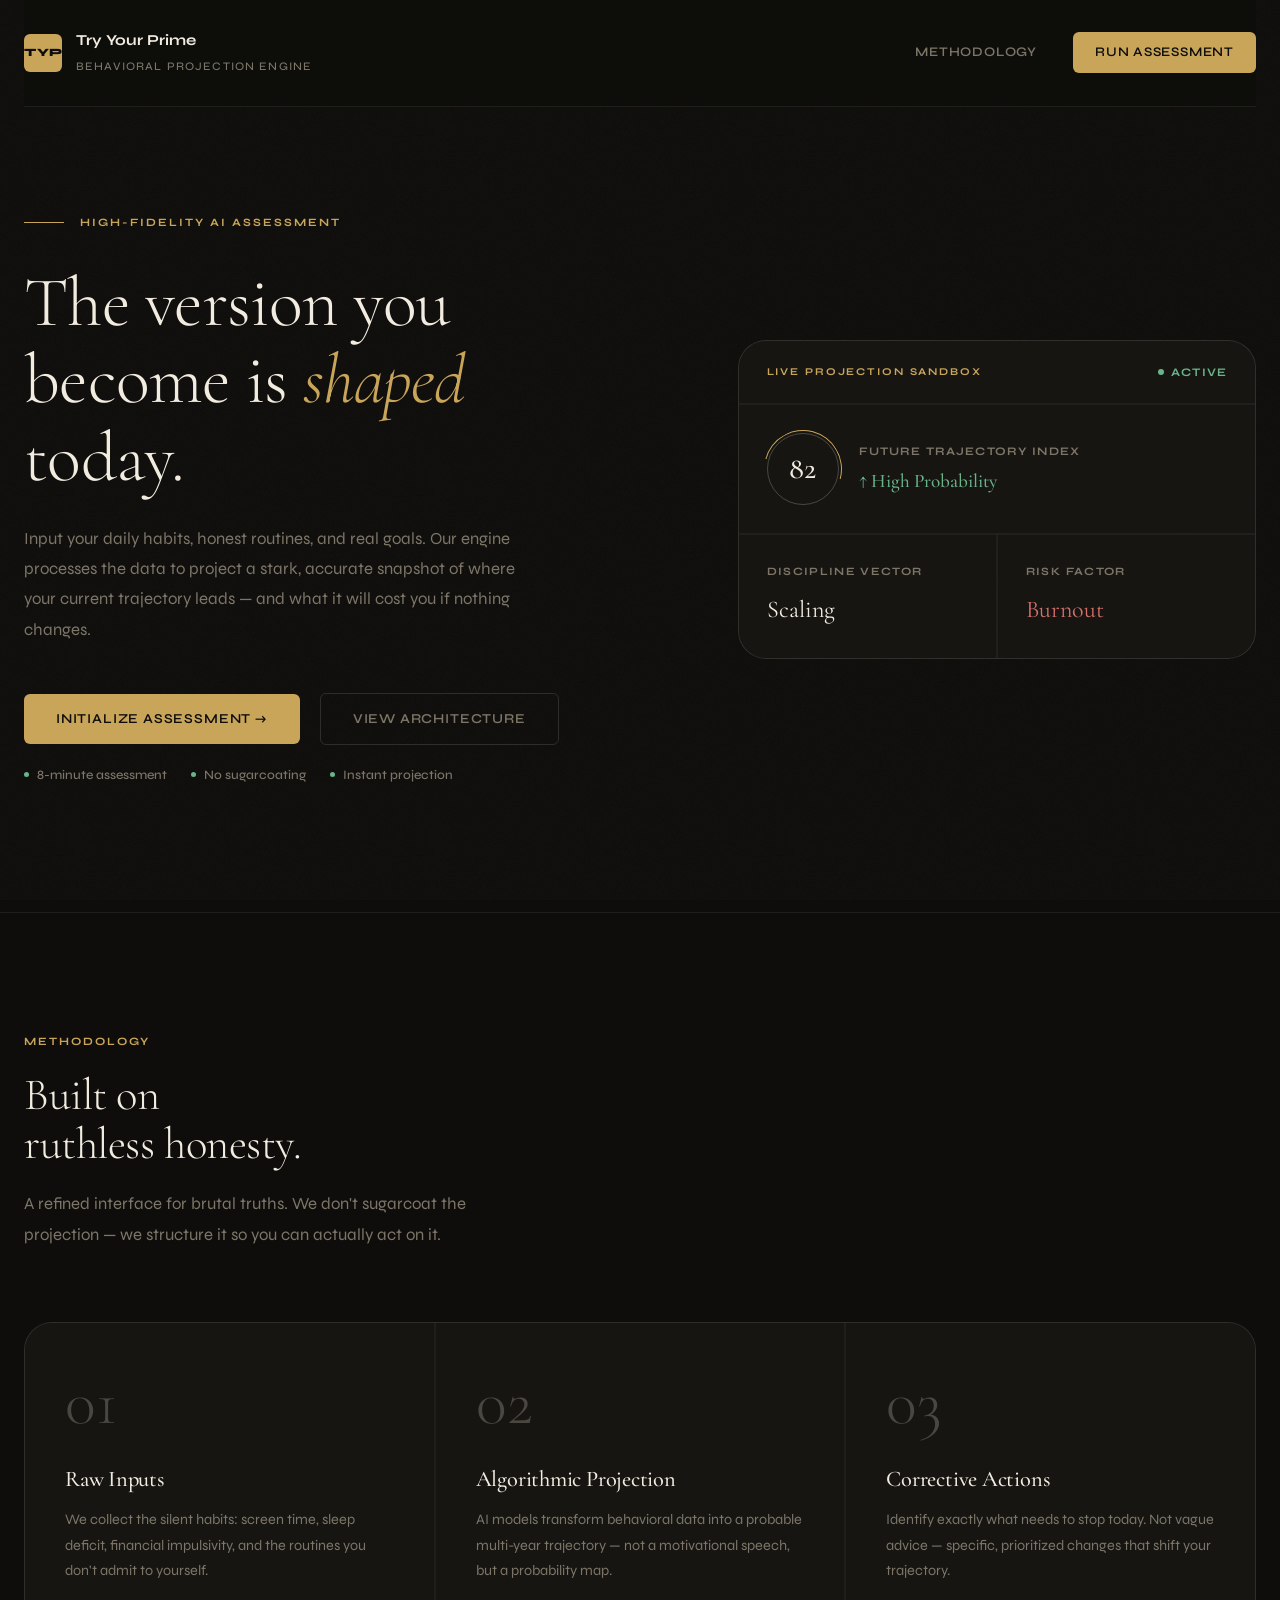
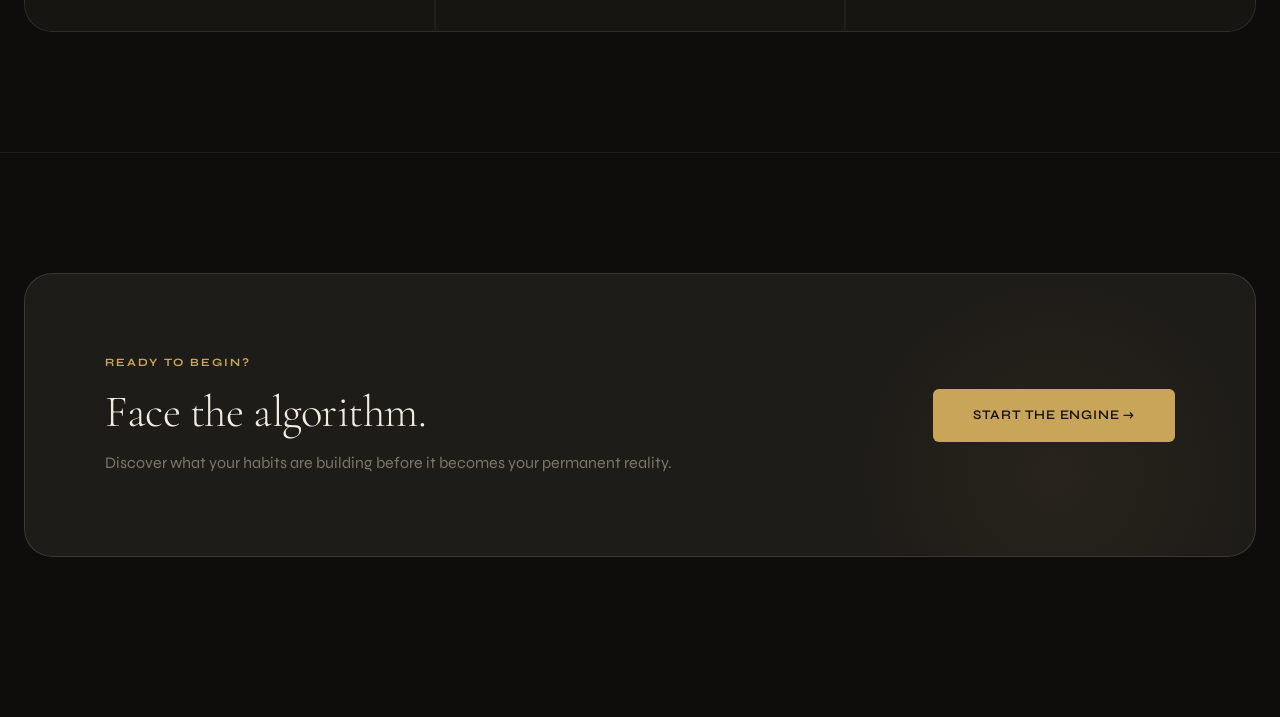
<file: index.html>
<!DOCTYPE html>
<html lang="en">
<head>
  <meta charset="UTF-8" />
  <meta name="viewport" content="width=device-width, initial-scale=1.0" />
  <title>Try Your Prime | Future Projection</title>
  <meta name="description" content="A structured future-self assessment. Behavioral projection engine that shows you where your current trajectory leads." />
  <link rel="preconnect" href="https://fonts.googleapis.com" />
  <link rel="preconnect" href="https://fonts.gstatic.com" crossorigin />
  <link href="https://fonts.googleapis.com/css2?family=Cormorant+Garamond:ital,wght@0,300;0,400;0,500;0,600;1,300;1,400&family=Syne:wght@400;500;600;700;800&display=swap" rel="stylesheet" />
  <link rel="stylesheet" href="styles.css" />
</head>
<body>

  <!-- ── Navigation ─────────────────────────────────── -->
  <header class="topbar container">
    <a class="brand" href="index.html">
      <div class="brand-mark">TYP</div>
      <div class="brand-copy">
        <strong>Try Your Prime</strong>
        <small>Behavioral Projection Engine</small>
      </div>
    </a>
    <nav class="topnav">
      <a href="#insights">Methodology</a>
      <a href="chat.html" class="nav-cta">Run Assessment</a>
    </nav>
  </header>

  <main>

    <!-- ── Hero ───────────────────────────────────────── -->
    <section class="hero container">
      <div class="hero-copy reveal">

        <div class="hero-eyebrow">
          <span class="hero-eyebrow-line"></span>
          <span class="eyebrow">High-Fidelity AI Assessment</span>
        </div>

        <h1>The version you<br>become is <em>shaped</em><br>today.</h1>

        <p class="hero-text">
          Input your daily habits, honest routines, and real goals. Our engine processes the data to project a stark, accurate snapshot of where your current trajectory leads — and what it will cost you if nothing changes.
        </p>

        <div class="hero-actions">
          <a class="btn btn-primary" href="chat.html">Initialize Assessment &rarr;</a>
          <a class="btn btn-ghost" href="#insights">View Architecture</a>
        </div>

        <div class="hero-sub">
          <div class="hero-sub-item">
            <span class="hero-sub-dot"></span>
            <span>8-minute assessment</span>
          </div>
          <div class="hero-sub-item">
            <span class="hero-sub-dot"></span>
            <span>No sugarcoating</span>
          </div>
          <div class="hero-sub-item">
            <span class="hero-sub-dot"></span>
            <span>Instant projection</span>
          </div>
        </div>

      </div>

      <!-- Live Projection Sandbox Panel -->
      <aside class="hero-panel reveal" style="animation-delay: 0.15s">
        <div class="bento-grid">

          <!-- Header cell -->
          <div class="bento-cell bento-span-2 bento-header" style="padding: 22px 28px;">
            <span class="eyebrow" style="font-size: 0.65rem;">Live Projection Sandbox</span>
            <span class="live-badge">
              <span class="live-dot"></span>
              Active
            </span>
          </div>

          <!-- Score -->
          <div class="bento-cell bento-span-2">
            <div class="score-ring-wrap">
              <div class="score-ring">
                <div class="score-ring-accent"></div>
                <span class="score-ring-num">82</span>
              </div>
              <div>
                <div class="score-label">Future Trajectory Index</div>
                <div class="score-trend">↑ High Probability</div>
              </div>
            </div>
          </div>

          <!-- Metrics -->
          <div class="bento-cell">
            <div class="bento-metric-label">Discipline Vector</div>
            <div class="bento-metric-val">Scaling</div>
          </div>
          <div class="bento-cell">
            <div class="bento-metric-label">Risk Factor</div>
            <div class="bento-metric-val danger">Burnout</div>
          </div>

        </div>
      </aside>
    </section>

    <hr class="section-rule" />

    <!-- ── Features Section ───────────────────────────── -->
    <section id="insights" class="container section">

      <div class="section-head reveal">
        <div class="eyebrow" style="margin-bottom: 20px;">Methodology</div>
        <h2>Built on<br>ruthless honesty.</h2>
        <p>
          A refined interface for brutal truths. We don't sugarcoat the projection — we structure it so you can actually act on it.
        </p>
      </div>

      <div class="feature-grid reveal">

        <article class="feature-card">
          <span class="feature-num">01</span>
          <h3>Raw Inputs</h3>
          <p>We collect the silent habits: screen time, sleep deficit, financial impulsivity, and the routines you don't admit to yourself.</p>
        </article>

        <article class="feature-card">
          <span class="feature-num">02</span>
          <h3>Algorithmic Projection</h3>
          <p>AI models transform behavioral data into a probable multi-year trajectory — not a motivational speech, but a probability map.</p>
        </article>

        <article class="feature-card">
          <span class="feature-num">03</span>
          <h3>Corrective Actions</h3>
          <p>Identify exactly what needs to stop today. Not vague advice — specific, prioritized changes that shift your trajectory.</p>
        </article>

      </div>

    </section>

    <hr class="section-rule" />

    <!-- ── CTA ────────────────────────────────────────── -->
    <section id="timeline" class="container section" style="padding-bottom: 160px;">
      <div class="cta-band reveal">
        <div class="cta-content">
          <div class="eyebrow" style="margin-bottom: 16px;">Ready to begin?</div>
          <h2>Face the algorithm.</h2>
          <p>Discover what your habits are building before it becomes your permanent reality.</p>
        </div>
        <a class="btn btn-primary" href="chat.html" style="font-size: 0.82rem; padding: 16px 40px; flex-shrink: 0;">
          Start the Engine &rarr;
        </a>
      </div>
    </section>

  </main>

  <script>
    // Scroll reveal
    const observer = new IntersectionObserver(
      (entries) => entries.forEach(e => { if (e.isIntersecting) e.target.classList.add('visible'); }),
      { threshold: 0.1 }
    );
    document.querySelectorAll('.reveal').forEach(el => observer.observe(el));

    // Hero loads immediately
    document.querySelectorAll('.hero .reveal').forEach(el => {
      setTimeout(() => el.classList.add('visible'), 80);
    });
  </script>

</body>
</html>
</file>
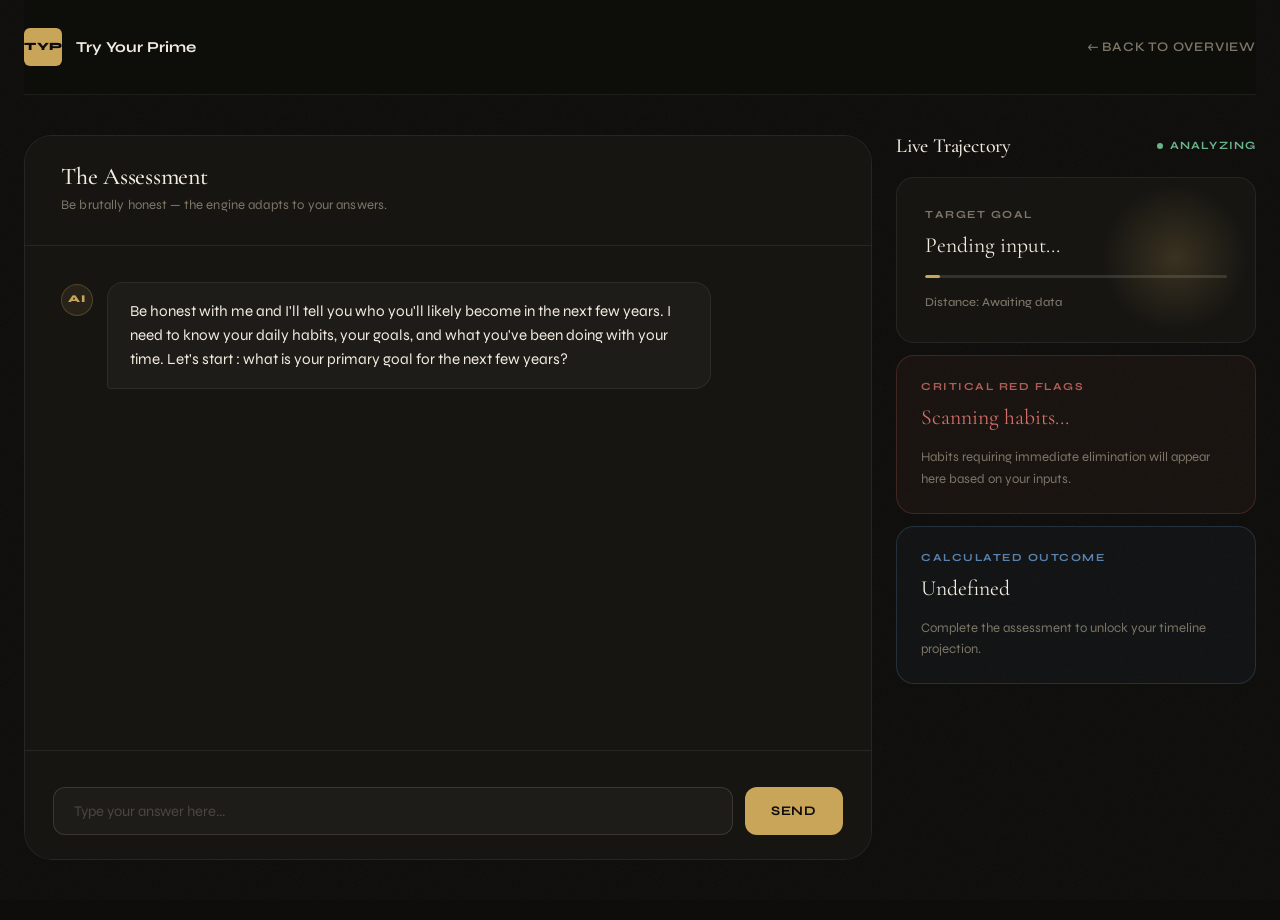
<file: chat.html>
<!DOCTYPE html>
<html lang="en">
<head>
  <meta charset="UTF-8" />
  <meta name="viewport" content="width=device-width, initial-scale=1.0" />
  <title>Assessment — Try Your Prime</title>
  <meta name="description" content="Live assessment of your future trajectory." />
  <link rel="preconnect" href="https://fonts.googleapis.com" />
  <link rel="preconnect" href="https://fonts.gstatic.com" crossorigin />
  <link href="https://fonts.googleapis.com/css2?family=Cormorant+Garamond:ital,wght@0,300;0,400;0,500;0,600;1,300;1,400&family=Syne:wght@400;500;600;700;800&display=swap" rel="stylesheet" />
  <link rel="stylesheet" href="styles.css" />
</head>
<body>

  <!-- ── Navigation ─────────────────────────────────── -->
  <nav class="site-nav container">
    <a href="index.html" class="logo">
      <span class="logo-mark">TYP</span>
      <span class="logo-text">Try Your Prime</span>
    </a>
    <div class="nav-links">
      <a href="index.html" class="back-link">&larr; Back to Overview</a>
    </div>
  </nav>

  <!-- ── Main Layout ───────────────────────────────── -->
  <main class="app-layout container">

    <!-- Chat Column -->
    <section class="chat-interface">

      <!-- Header -->
      <header class="chat-header">
        <div>
          <h2 class="chat-title">The Assessment</h2>
          <p class="chat-subtitle">Be brutally honest — the engine adapts to your answers.</p>
        </div>
      </header>

      <!-- Messages -->
      <div class="chat-history" id="chatWindow" aria-live="polite">
        <!-- Messages injected by script.js -->
      </div>

      <!-- Typing Indicator -->
      <div class="typing-indicator" id="typingIndicator" hidden>
        <span class="dot"></span>
        <span class="dot"></span>
        <span class="dot"></span>
      </div>

      <!-- Input Controls -->
      <div class="chat-controls">

        <!-- Quick reply chips -->
        <div class="quick-reply-wrapper" id="quickPicks">
          <!-- Injected by script.js -->
        </div>

        <!-- Text input form -->
        <form class="chat-input-area" id="chatForm">
          <input
            type="text"
            id="chatInput"
            autocomplete="off"
            placeholder="Type your answer here..."
            aria-label="Chat input"
          />
          <button type="submit" class="btn-primary-small">Send</button>
          <button type="button" id="cancelBtn" class="btn-cancel" style="display: none;">
            Cancel
          </button>
        </form>

      </div>
    </section>

    <!-- Analysis Sidebar -->
    <aside class="analysis-panel">

      <div class="panel-header">
        <h3>Live Trajectory</h3>
        <span class="status-indicator live-pulse">Analyzing</span>
      </div>

      <div class="bento-stack">

        <!-- Goal Progress -->
        <div class="data-card bento-main">
          <span class="data-label">Target Goal</span>
          <strong class="data-value" id="liveGoal">Pending input…</strong>
          <div class="progress-bar-container mt-3">
            <div class="progress-bar-fill" id="goalProgress" style="width: 5%;"></div>
          </div>
          <span class="data-metric" id="distanceMetric">Distance: Awaiting data</span>
        </div>

        <!-- Red Flags -->
        <div class="bento-sub warning">
          <span class="data-label">Critical Red Flags</span>
          <strong class="data-value text-red" id="liveRisk">Scanning habits…</strong>
          <p class="data-detail" id="liveRiskDetail">
            Habits requiring immediate elimination will appear here based on your inputs.
          </p>
        </div>

        <!-- Outcome -->
        <div class="bento-sub highlight">
          <span class="data-label">Calculated Outcome</span>
          <strong class="data-value" id="liveFuture">Undefined</strong>
          <p class="data-detail" id="liveFutureDetail">
            Complete the assessment to unlock your timeline projection.
          </p>
        </div>

      </div>
    </aside>

  </main>

  <script src="script.js"></script>

</body>
</html>
</file>
<file: styles.css>
/* =====================================================
   TRY YOUR PRIME — Design System
   Dark Luxury Editorial • Cormorant + Syne
   ===================================================== */

@import url('https://fonts.googleapis.com/css2?family=Cormorant+Garamond:ital,wght@0,300;0,400;0,500;0,600;1,300;1,400&family=Syne:wght@400;500;600;700;800&display=swap');

:root {
  --bg:          #0e0d0b;
  --surface:     #161512;
  --surface-2:   #1e1c18;
  --surface-3:   #252320;
  --border:      rgba(255, 248, 230, 0.07);
  --border-mid:  rgba(255, 248, 230, 0.13);
  --border-hi:   rgba(255, 248, 230, 0.22);

  --text:        #f2ece0;
  --text-muted:  #7d7668;
  --text-dim:    #4a4640;

  --accent:      #c9a55a;
  --accent-dim:  rgba(201, 165, 90, 0.10);
  --accent-glow: rgba(201, 165, 90, 0.20);

  --danger:      #d4706a;
  --danger-dim:  rgba(212, 112, 106, 0.10);
  --success:     #6ab48a;
  --success-dim: rgba(106, 180, 138, 0.10);
  --info:        #6b9fd4;

  --font-display: 'Cormorant Garamond', Georgia, serif;
  --font-ui:      'Syne', system-ui, sans-serif;

  --r-sm:  6px;
  --r-md:  12px;
  --r-lg:  18px;
  --r-xl:  28px;

  --shadow-sm:  0 1px 3px rgba(0,0,0,0.3);
  --shadow-md:  0 4px 16px rgba(0,0,0,0.4);
  --shadow-lg:  0 16px 48px rgba(0,0,0,0.5);

  --container: min(1240px, calc(100vw - 48px));
  --transition: 0.2s cubic-bezier(0.4, 0, 0.2, 1);
}

/* ── Reset & Base ───────────────────────────────────── */
*, *::before, *::after { box-sizing: border-box; margin: 0; padding: 0; }

html { scroll-behavior: smooth; }

body {
  font-family: var(--font-ui);
  font-size: 16px;
  line-height: 1.6;
  color: var(--text);
  background: var(--bg);
  min-height: 100vh;
  -webkit-font-smoothing: antialiased;
  -moz-osx-font-smoothing: grayscale;
}

/* Grain overlay */
body::before {
  content: '';
  position: fixed;
  inset: 0;
  z-index: 0;
  pointer-events: none;
  opacity: 0.035;
  background-image: url("data:image/svg+xml,%3Csvg viewBox='0 0 256 256' xmlns='http://www.w3.org/2000/svg'%3E%3Cfilter id='noise'%3E%3CfeTurbulence type='fractalNoise' baseFrequency='0.9' numOctaves='4' stitchTiles='stitch'/%3E%3C/filter%3E%3Crect width='100%25' height='100%25' filter='url(%23noise)' opacity='1'/%3E%3C/svg%3E");
  background-size: 180px;
}

.container {
  width: var(--container);
  margin: 0 auto;
  position: relative;
  z-index: 1;
}

img { display: block; max-width: 100%; }

/* ── Typography ─────────────────────────────────────── */
h1, h2, h3, h4, h5, h6 {
  font-family: var(--font-display);
  font-weight: 400;
  letter-spacing: -0.01em;
  line-height: 1.1;
  color: var(--text);
}

h1 { font-size: clamp(2.4rem, 5.5vw, 5.5rem); font-weight: 300; }
h2 { font-size: clamp(1.8rem, 3.5vw, 3.5rem); font-weight: 300; }
h3 { font-size: 1.5rem; font-weight: 500; }

p { line-height: 1.7; }

.eyebrow {
  font-family: var(--font-ui);
  font-size: 0.7rem;
  font-weight: 700;
  text-transform: uppercase;
  letter-spacing: 0.18em;
  color: var(--accent);
}

.muted { color: var(--text-muted); }

/* ── Links & Buttons ────────────────────────────────── */
a { text-decoration: none; color: inherit; }

.btn {
  display: inline-flex;
  align-items: center;
  justify-content: center;
  gap: 8px;
  padding: 14px 32px;
  border-radius: var(--r-sm);
  font-family: var(--font-ui);
  font-size: 0.85rem;
  font-weight: 600;
  letter-spacing: 0.06em;
  text-transform: uppercase;
  cursor: pointer;
  border: none;
  transition: all var(--transition);
  white-space: nowrap;
}

.btn-primary {
  background: var(--accent);
  color: var(--bg);
}
.btn-primary:hover {
  background: #d9b86a;
  transform: translateY(-1px);
  box-shadow: 0 8px 24px rgba(201, 165, 90, 0.3);
}
.btn-primary:active { transform: translateY(0); }

.btn-ghost {
  background: transparent;
  color: var(--text-muted);
  border: 1px solid var(--border-mid);
}
.btn-ghost:hover {
  border-color: var(--border-hi);
  color: var(--text);
}

.btn-outline {
  background: transparent;
  color: var(--accent);
  border: 1px solid rgba(201, 165, 90, 0.4);
}
.btn-outline:hover {
  background: var(--accent-dim);
  border-color: var(--accent);
}

/* ── Navigation ─────────────────────────────────────── */
.site-nav, .topbar {
  display: flex;
  justify-content: space-between;
  align-items: center;
  padding: 28px 0;
  border-bottom: 1px solid var(--border);
  position: sticky;
  top: 0;
  z-index: 100;
  background: rgba(14, 13, 11, 0.85);
  backdrop-filter: blur(20px);
  -webkit-backdrop-filter: blur(20px);
}

.logo, .brand {
  display: flex;
  align-items: center;
  gap: 14px;
  color: var(--text);
  font-family: var(--font-ui);
}

.logo-mark, .brand-mark {
  width: 38px;
  height: 38px;
  background: var(--accent);
  color: var(--bg);
  border-radius: var(--r-sm);
  display: grid;
  place-items: center;
  font-weight: 800;
  font-size: 0.7rem;
  letter-spacing: 0.05em;
}

.logo-text {
  font-size: 0.95rem;
  font-weight: 700;
  color: var(--text);
}

.brand-copy strong {
  display: block;
  font-size: 0.95rem;
  font-weight: 700;
}
.brand-copy small {
  font-size: 0.72rem;
  color: var(--text-muted);
  font-weight: 500;
  text-transform: uppercase;
  letter-spacing: 0.1em;
}

.nav-links, .topnav {
  display: flex;
  align-items: center;
  gap: 36px;
}

.nav-links a, .topnav a {
  font-size: 0.82rem;
  font-weight: 600;
  letter-spacing: 0.06em;
  text-transform: uppercase;
  color: var(--text-muted);
  transition: color var(--transition);
}
.nav-links a:hover, .topnav a:hover { color: var(--text); }

.nav-cta {
  padding: 10px 22px;
  background: var(--accent) !important;
  color: var(--bg) !important;
  border-radius: var(--r-sm);
}
.nav-cta:hover { background: #d9b86a !important; }

.back-link {
  display: flex;
  align-items: center;
  gap: 6px;
  font-size: 0.82rem;
  font-weight: 600;
  letter-spacing: 0.06em;
  text-transform: uppercase;
  color: var(--text-muted);
  transition: color var(--transition);
}
.back-link:hover { color: var(--text); }

/* ── Cards ──────────────────────────────────────────── */
.card {
  background: var(--surface);
  border: 1px solid var(--border);
  border-radius: var(--r-lg);
  transition: border-color var(--transition);
}
.card:hover { border-color: var(--border-mid); }

.data-card {
  background: var(--surface);
  border: 1px solid var(--border);
  border-radius: var(--r-lg);
  padding: 28px;
}

/* ── LANDING PAGE ───────────────────────────────────── */

/* Hero */
.hero {
  display: grid;
  grid-template-columns: 1.1fr 0.9fr;
  gap: 80px;
  align-items: center;
  padding: 100px 0 120px;
  min-height: calc(100vh - 95px);
}

.hero-copy { max-width: 640px; }

.hero-eyebrow {
  display: flex;
  align-items: center;
  gap: 16px;
  margin-bottom: 32px;
}

.hero-eyebrow-line {
  width: 40px;
  height: 1px;
  background: var(--accent);
}

.hero h1 {
  margin-bottom: 28px;
  position: relative;
}

.hero h1 em {
  font-style: italic;
  color: var(--accent);
}

.hero-text {
  font-size: 1.05rem;
  color: var(--text-muted);
  margin-bottom: 48px;
  max-width: 520px;
  line-height: 1.8;
}

.hero-actions {
  display: flex;
  align-items: center;
  gap: 20px;
  flex-wrap: wrap;
}

.hero-sub {
  margin-top: 20px;
  display: flex;
  align-items: center;
  gap: 24px;
}

.hero-sub-item {
  display: flex;
  align-items: center;
  gap: 8px;
  font-size: 0.8rem;
  color: var(--text-muted);
  font-weight: 500;
}

.hero-sub-dot {
  width: 5px;
  height: 5px;
  background: var(--success);
  border-radius: 50%;
}

/* Hero Panel / Bento */
.hero-panel {
  position: relative;
}

.bento-grid {
  display: grid;
  grid-template-columns: 1fr 1fr;
  gap: 2px;
  background: var(--border);
  border-radius: var(--r-xl);
  overflow: hidden;
  border: 1px solid var(--border);
}

.bento-cell {
  background: var(--surface);
  padding: 28px;
  transition: background var(--transition);
}

.bento-cell:hover { background: var(--surface-2); }

.bento-span-2 { grid-column: span 2; }

.bento-header {
  display: flex;
  align-items: center;
  justify-content: space-between;
  padding: 20px 28px;
  background: var(--surface);
  border-bottom: none;
}

.live-badge {
  display: flex;
  align-items: center;
  gap: 7px;
  font-size: 0.72rem;
  font-weight: 700;
  letter-spacing: 0.1em;
  text-transform: uppercase;
  color: var(--success);
}

.live-dot {
  width: 6px;
  height: 6px;
  background: var(--success);
  border-radius: 50%;
  animation: livepulse 2s infinite;
}

@keyframes livepulse {
  0%, 100% { opacity: 1; box-shadow: 0 0 0 0 rgba(106, 180, 138, 0.5); }
  50%       { opacity: 0.7; box-shadow: 0 0 0 4px rgba(106, 180, 138, 0); }
}

.score-ring-wrap {
  display: flex;
  align-items: center;
  gap: 20px;
}

.score-ring {
  width: 72px;
  height: 72px;
  border-radius: 50%;
  border: 1.5px solid var(--border-hi);
  display: grid;
  place-items: center;
  position: relative;
}

.score-ring-accent {
  position: absolute;
  inset: -4px;
  border-radius: 50%;
  border: 1.5px solid transparent;
  border-top-color: var(--accent);
  border-right-color: var(--accent);
  transform: rotate(-30deg);
}

.score-ring-num {
  font-family: var(--font-display);
  font-size: 1.9rem;
  font-weight: 500;
  color: var(--text);
  line-height: 1;
}

.score-label {
  font-size: 0.72rem;
  font-weight: 700;
  text-transform: uppercase;
  letter-spacing: 0.1em;
  color: var(--text-muted);
  margin-bottom: 6px;
}

.score-trend {
  font-family: var(--font-display);
  font-size: 1.2rem;
  font-weight: 500;
  color: var(--success);
}

.bento-metric-label {
  font-size: 0.7rem;
  font-weight: 700;
  text-transform: uppercase;
  letter-spacing: 0.12em;
  color: var(--text-muted);
  margin-bottom: 10px;
}

.bento-metric-val {
  font-family: var(--font-display);
  font-size: 1.5rem;
  font-weight: 400;
  color: var(--text);
}

.bento-metric-val.danger { color: var(--danger); }

/* Horizontal rule for sections */
.section-rule {
  border: none;
  border-top: 1px solid var(--border);
  margin: 0;
}

/* Features Section */
.section {
  padding: 120px 0;
}

.section-head {
  margin-bottom: 72px;
}

.section-head .eyebrow {
  margin-bottom: 20px;
}

.section-head h2 {
  margin-bottom: 20px;
}

.section-head p {
  font-size: 1.05rem;
  color: var(--text-muted);
  max-width: 520px;
  line-height: 1.8;
}

.feature-grid {
  display: grid;
  grid-template-columns: repeat(3, 1fr);
  gap: 2px;
  background: var(--border);
  border: 1px solid var(--border);
  border-radius: var(--r-xl);
  overflow: hidden;
}

.feature-card {
  background: var(--surface);
  padding: 48px 40px;
  transition: background var(--transition);
}

.feature-card:hover { background: var(--surface-2); }

.feature-num {
  font-family: var(--font-display);
  font-size: 4rem;
  font-weight: 300;
  color: var(--text-dim);
  line-height: 1;
  margin-bottom: 32px;
  display: block;
}

.feature-card h3 {
  font-size: 1.4rem;
  margin-bottom: 16px;
  color: var(--text);
}

.feature-card p {
  font-size: 0.9rem;
  color: var(--text-muted);
  line-height: 1.75;
}

/* CTA Band */
.cta-band {
  display: flex;
  justify-content: space-between;
  align-items: center;
  gap: 48px;
  padding: 80px;
  background: var(--surface-2);
  border: 1px solid var(--border-mid);
  border-radius: var(--r-xl);
  position: relative;
  overflow: hidden;
}

.cta-band::before {
  content: '';
  position: absolute;
  top: 0; right: 0;
  width: 400px; height: 400px;
  background: radial-gradient(circle, rgba(201,165,90,0.06) 0%, transparent 70%);
  pointer-events: none;
}

.cta-content .eyebrow { margin-bottom: 16px; }

.cta-content h2 {
  margin-bottom: 12px;
}

.cta-content p {
  color: var(--text-muted);
  font-size: 1rem;
}

/* ── CHAT / ASSESSMENT PAGE ─────────────────────────── */

.app-layout {
  display: grid;
  grid-template-columns: 1fr 360px;
  gap: 24px;
  align-items: start;
  padding: 40px 0 60px;
  min-height: calc(100vh - 95px);
}

/* Chat Interface */
.chat-interface {
  display: flex;
  flex-direction: column;
  height: calc(100dvh - 175px);
  min-height: 600px;
  background: var(--surface);
  border: 1px solid var(--border);
  border-radius: var(--r-xl);
  overflow: hidden;
}

.chat-header {
  display: flex;
  justify-content: space-between;
  align-items: center;
  padding: 28px 36px;
  border-bottom: 1px solid var(--border);
  background: var(--surface);
  flex-shrink: 0;
}

.chat-title {
  font-family: var(--font-display);
  font-size: 1.5rem;
  font-weight: 500;
  margin-bottom: 4px;
  color: var(--text);
}

.chat-subtitle {
  font-size: 0.82rem;
  color: var(--text-muted);
  letter-spacing: 0.01em;
}

.progress-pill {
  display: flex;
  align-items: center;
  gap: 8px;
  padding: 8px 18px;
  background: var(--surface-2);
  border: 1px solid var(--border);
  border-radius: 100px;
  font-size: 0.75rem;
  font-weight: 700;
  letter-spacing: 0.1em;
  text-transform: uppercase;
  color: var(--text-muted);
}

/* Chat Messages */
.chat-history {
  flex: 1;
  overflow-y: auto;
  padding: 36px;
  display: flex;
  flex-direction: column;
  gap: 24px;
  scroll-behavior: smooth;
}

.chat-history::-webkit-scrollbar { width: 4px; }
.chat-history::-webkit-scrollbar-track { background: transparent; }
.chat-history::-webkit-scrollbar-thumb { background: var(--border-mid); border-radius: 4px; }

.chat-message {
  display: flex;
  gap: 14px;
  animation: msgIn 0.3s cubic-bezier(0.4, 0, 0.2, 1);
}

@keyframes msgIn {
  from { opacity: 0; transform: translateY(10px); }
  to   { opacity: 1; transform: translateY(0); }
}

.chat-message.user {
  flex-direction: row-reverse;
}

.msg-avatar {
  width: 32px;
  height: 32px;
  border-radius: 50%;
  flex-shrink: 0;
  display: grid;
  place-items: center;
  font-size: 0.65rem;
  font-weight: 800;
  letter-spacing: 0.05em;
  text-transform: uppercase;
  margin-top: 2px;
}

.msg-avatar.ai-avatar {
  background: var(--accent-dim);
  border: 1px solid rgba(201, 165, 90, 0.25);
  color: var(--accent);
}

.msg-avatar.user-avatar {
  background: var(--surface-3);
  border: 1px solid var(--border-mid);
  color: var(--text-muted);
}

.chat-bubble {
  max-width: 78%;
  padding: 16px 22px;
  border-radius: 16px;
  font-size: 0.95rem;
  line-height: 1.6;
  word-wrap: break-word;
}

.chat-message.assistant .chat-bubble {
  background: var(--surface-2);
  border: 1px solid var(--border);
  color: var(--text);
  border-bottom-left-radius: 4px;
}

.chat-message.user .chat-bubble {
  background: var(--accent);
  color: var(--bg);
  border-bottom-right-radius: 4px;
  font-weight: 500;
}

/* Typing Indicator */
.typing-indicator {
  display: flex;
  align-items: center;
  gap: 5px;
  padding: 16px 22px;
  background: var(--surface-2);
  border: 1px solid var(--border);
  border-radius: 16px;
  border-bottom-left-radius: 4px;
  width: fit-content;
  margin-left: 46px;
  animation: msgIn 0.3s ease;
}

.typing-indicator[hidden] { display: none; }

.dot {
  width: 7px;
  height: 7px;
  background: var(--text-muted);
  border-radius: 50%;
  animation: typingBounce 1.4s infinite;
}
.dot:nth-child(2) { animation-delay: 0.2s; }
.dot:nth-child(3) { animation-delay: 0.4s; }

@keyframes typingBounce {
  0%, 60%, 100% { transform: translateY(0); opacity: 0.35; }
  30%            { transform: translateY(-5px); opacity: 1; }
}

/* Chat Controls */
.chat-controls {
  flex-shrink: 0;
  border-top: 1px solid var(--border);
  background: var(--surface);
}

.quick-reply-wrapper {
  display: flex;
  flex-wrap: wrap;
  gap: 8px;
  padding: 16px 28px 0;
  min-height: 0;
}

.quick-reply-wrapper:empty { display: none; }

.quick-reply {
  padding: 8px 18px;
  border-radius: 100px;
  font-size: 0.82rem;
  font-weight: 600;
  color: var(--text-muted);
  background: var(--surface-2);
  border: 1px solid var(--border);
  cursor: pointer;
  transition: all var(--transition);
  font-family: var(--font-ui);
}

.quick-reply:hover {
  border-color: var(--accent);
  color: var(--accent);
  background: var(--accent-dim);
}

.chat-input-area {
  display: flex;
  gap: 12px;
  padding: 20px 28px 24px;
}

#chatInput {
  flex: 1;
  padding: 14px 20px;
  border: 1px solid var(--border-mid);
  border-radius: 12px;
  font-family: var(--font-ui);
  font-size: 0.92rem;
  color: var(--text);
  background: var(--surface-2);
  outline: none;
  transition: border-color var(--transition);
}

#chatInput::placeholder { color: var(--text-dim); }

#chatInput:focus {
  border-color: rgba(201, 165, 90, 0.5);
  background: var(--surface-3);
}

.btn-primary-small {
  padding: 14px 26px;
  background: var(--accent);
  color: var(--bg);
  border: none;
  border-radius: 12px;
  font-family: var(--font-ui);
  font-size: 0.82rem;
  font-weight: 700;
  letter-spacing: 0.06em;
  text-transform: uppercase;
  cursor: pointer;
  transition: all var(--transition);
  white-space: nowrap;
}

.btn-primary-small:hover {
  background: #d9b86a;
  transform: translateY(-1px);
}

.btn-primary-small:active { transform: translateY(0); }

.btn-cancel {
  padding: 14px 26px;
  background: #e74c3c;
  color: white;
  border: none;
  border-radius: 12px;
  font-family: var(--font-ui);
  font-size: 0.82rem;
  font-weight: 700;
  letter-spacing: 0.06em;
  text-transform: uppercase;
  cursor: pointer;
  transition: all var(--transition);
  white-space: nowrap;
}

.btn-cancel:hover {
  background: #c0392b;
  transform: translateY(-1px);
}

.btn-cancel:active { transform: translateY(0); }

/* ── Analysis Panel ─────────────────────────────────── */
.analysis-panel {
  display: flex;
  flex-direction: column;
  gap: 16px;
  position: sticky;
  top: calc(95px + 40px);
}

.panel-header {
  display: flex;
  justify-content: space-between;
  align-items: center;
  margin-bottom: 4px;
}

.panel-header h3 {
  font-family: var(--font-display);
  font-size: 1.25rem;
  font-weight: 500;
  color: var(--text);
}

.status-indicator {
  display: flex;
  align-items: center;
  gap: 7px;
  font-size: 0.7rem;
  font-weight: 700;
  letter-spacing: 0.1em;
  text-transform: uppercase;
  color: var(--accent);
}

.status-indicator::before {
  content: '';
  display: block;
  width: 6px;
  height: 6px;
  border-radius: 50%;
  background: var(--accent);
  animation: livepulse 2s infinite;
}

.live-pulse { color: var(--success); }
.live-pulse::before { background: var(--success); }

.bento-stack {
  display: flex;
  flex-direction: column;
  gap: 12px;
}

.bento-main {
  position: relative;
  overflow: hidden;
}

.bento-main::before {
  content: '';
  position: absolute;
  top: 0; right: 0;
  width: 160px; height: 160px;
  background: radial-gradient(circle, var(--accent-glow) 0%, transparent 65%);
  pointer-events: none;
}

.data-label {
  display: block;
  font-size: 0.68rem;
  font-weight: 700;
  text-transform: uppercase;
  letter-spacing: 0.14em;
  color: var(--text-muted);
  margin-bottom: 10px;
}

.data-value {
  display: block;
  font-family: var(--font-display);
  font-size: 1.35rem;
  font-weight: 400;
  color: var(--text);
  line-height: 1.2;
  margin-bottom: 16px;
}

.text-red { color: var(--danger); }

.progress-bar-container {
  height: 3px;
  background: var(--border-mid);
  border-radius: 2px;
  overflow: hidden;
  margin-bottom: 10px;
}

.progress-bar-fill {
  height: 100%;
  background: var(--accent);
  border-radius: 2px;
  transition: width 0.6s cubic-bezier(0.4, 0, 0.2, 1);
}

.mt-3 { margin-top: 12px; }

.data-metric {
  font-size: 0.75rem;
  color: var(--text-muted);
  font-weight: 500;
}

.data-detail {
  font-size: 0.82rem;
  color: var(--text-muted);
  line-height: 1.65;
  margin-top: 8px;
}

.bento-sub {
  background: var(--surface);
  border: 1px solid var(--border);
  border-radius: var(--r-lg);
  padding: 22px 24px;
}

.bento-sub.warning {
  border-color: rgba(212, 112, 106, 0.2);
  background: rgba(212, 112, 106, 0.05);
}

.bento-sub.warning .data-label { color: var(--danger); opacity: 0.8; }

.bento-sub.highlight {
  border-color: rgba(107, 159, 212, 0.2);
  background: rgba(107, 159, 212, 0.04);
}

.bento-sub.highlight .data-label { color: var(--info); opacity: 0.8; }

/* ── Scroll Reveal Animation ────────────────────────── */
.reveal {
  opacity: 0;
  transform: translateY(30px);
  transition: opacity 0.7s ease, transform 0.7s ease;
}
.reveal.visible {
  opacity: 1;
  transform: translateY(0);
}

/* ── Scrollbar Global ───────────────────────────────── */
::-webkit-scrollbar { width: 6px; height: 6px; }
::-webkit-scrollbar-track { background: transparent; }
::-webkit-scrollbar-thumb { background: var(--border-mid); border-radius: 4px; }
::-webkit-scrollbar-thumb:hover { background: var(--border-hi); }

/* ── Responsive ─────────────────────────────────────── */

/* Tablet landscape / small laptop */
@media (max-width: 1100px) {
  .app-layout {
    grid-template-columns: 1fr;
    padding: 28px 0 48px;
    min-height: unset;
  }
  .analysis-panel {
    position: static;
  }
  /* 3-col metrics row on tablet */
  .bento-stack {
    display: grid;
    grid-template-columns: repeat(3, 1fr);
    gap: 12px;
  }
  .chat-interface {
    height: 620px;
  }
}

/* Tablet portrait */
@media (max-width: 900px) {
  .hero {
    grid-template-columns: 1fr;
    padding: 64px 0 72px;
    gap: 40px;
    min-height: auto;
  }
  .section {
    padding: 80px 0;
  }
  .section-head {
    margin-bottom: 48px;
  }
  .feature-grid {
    grid-template-columns: 1fr;
  }
  .feature-card {
    padding: 36px 32px;
  }
  .cta-band {
    flex-direction: column;
    padding: 56px 40px;
    text-align: center;
  }
}

/* Large phone / small tablet — most critical breakpoint */
@media (max-width: 640px) {
  :root {
    --container: calc(100vw - 28px);
    --r-xl: 18px;
  }

  /* Tighter base type */
  h1 { font-size: clamp(2.1rem, 9vw, 3rem); }
  h2 { font-size: clamp(1.7rem, 7vw, 2.4rem); }
  h3 { font-size: 1.25rem; }

  /* Nav — hide text links, keep logo + CTA button only */
  .topbar, .site-nav {
    padding: 16px 0;
  }
  .topnav a:not(.nav-cta),
  .nav-links a:not(.back-link) {
    display: none;
  }
  .topnav, .nav-links { gap: 12px; }
  .back-link { font-size: 0.78rem; }

  /* Hero */
  .hero {
    padding: 44px 0 52px;
    gap: 36px;
  }
  .hero-text {
    font-size: 0.95rem;
    margin-bottom: 32px;
  }
  .hero-actions {
    flex-direction: column;
    align-items: stretch;
    gap: 12px;
  }
  .hero-actions .btn {
    width: 100%;
    justify-content: center;
    padding: 15px 24px;
  }
  /* Simplify bento panel on mobile — hide bulky ring, keep key stats */
  .hero-panel .bento-cell:has(.score-ring-wrap) {
    padding: 20px;
  }
  .score-ring-wrap { gap: 16px; }
  .score-ring { width: 56px; height: 56px; }
  .score-ring-num { font-size: 1.5rem; }
  .hero-sub { display: none; }

  /* Sections */
  .section { padding: 60px 0; }
  .section-head { margin-bottom: 32px; }
  .section-head p { font-size: 0.95rem; }

  /* Feature cards */
  .feature-card { padding: 28px 24px; }
  .feature-num { font-size: 3rem; margin-bottom: 20px; }

  /* CTA */
  .cta-band {
    padding: 36px 24px;
    gap: 24px;
    border-radius: var(--r-lg);
  }
  .cta-content h2 { font-size: 1.9rem; }

  /* Chat layout */
  .app-layout {
    padding: 16px 0 32px;
  }
  /* Stack analysis panel below chat on phone */
  .bento-stack {
    grid-template-columns: 1fr;
  }
  .chat-interface {
    /* Fill the available viewport height minus nav */
    height: calc(100dvh - 150px);
    min-height: 460px;
    border-radius: var(--r-lg);
  }
  .chat-header {
    padding: 16px 20px;
    gap: 12px;
  }
  .chat-title { font-size: 1.2rem; }
  .chat-subtitle { font-size: 0.76rem; }
  .progress-pill {
    padding: 6px 12px;
    font-size: 0.7rem;
    flex-shrink: 0;
  }
  .chat-history {
    padding: 18px 16px;
    gap: 14px;
  }
  .chat-message { gap: 10px; }
  .chat-bubble {
    max-width: 88%;
    padding: 12px 16px;
    font-size: 0.9rem;
  }
  .msg-avatar {
    width: 28px;
    height: 28px;
    font-size: 0.58rem;
  }
  .typing-indicator {
    margin-left: 38px;
    padding: 12px 16px;
  }
  .quick-reply-wrapper {
    padding: 10px 16px 0;
    gap: 6px;
  }
  .quick-reply {
    font-size: 0.78rem;
    padding: 7px 14px;
  }
  .chat-input-area {
    padding: 10px 16px 16px;
    flex-direction: row;
    gap: 8px;
  }
  #chatInput {
    padding: 12px 14px;
    font-size: 0.88rem;
  }
  .btn-primary-small {
    padding: 12px 18px;
    font-size: 0.78rem;
    white-space: nowrap;
    flex-shrink: 0;
  }

  /* Sidebar metrics */
  .analysis-panel { gap: 10px; }
  .panel-header h3 { font-size: 1.1rem; }
  .data-card { padding: 18px 20px; }
  .bento-sub { padding: 16px 18px; }
  .data-value { font-size: 1.1rem; }
}

/* Small phones (375px and under) */
@media (max-width: 400px) {
  :root { --container: calc(100vw - 20px); }

  .brand-copy small { display: none; }
  .hero { padding: 32px 0 44px; }

  .chat-interface {
    height: calc(100dvh - 130px);
    min-height: 420px;
  }
  /* Input row stays horizontal on tiny phones */
  .chat-input-area { flex-direction: row; }

  .cta-band { padding: 28px 20px; }
}
</file>
